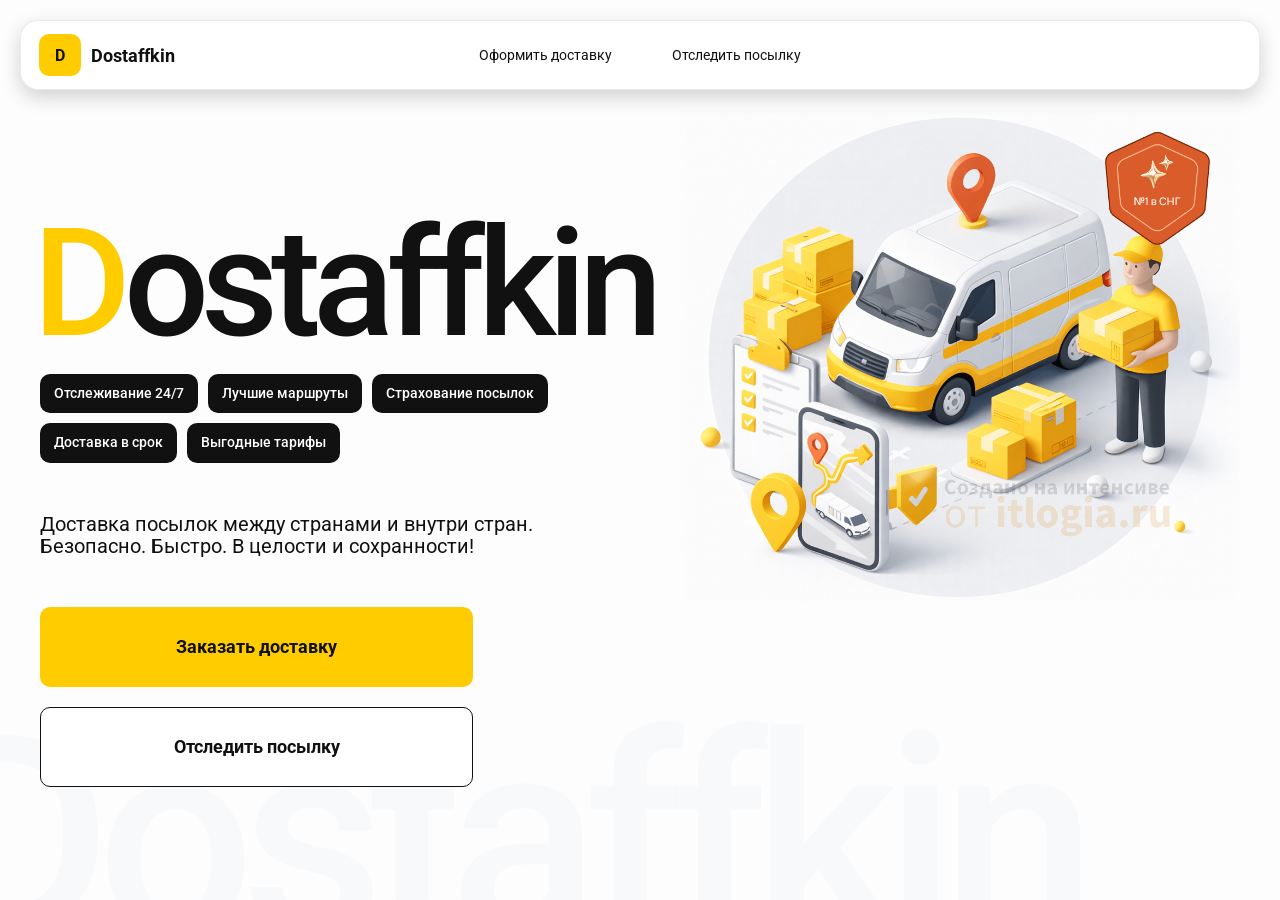
<file: index.html>
<!doctype html>
<html lang="ru">

<head>
    <meta charset="utf-8" />
    <meta name="viewport" content="width=device-width,initial-scale=1,maximum-scale=1,user-scalable=0" />
    <title>Dostaffkin — Доставка посылок между странами и внутри стран. Безопасно. Быстро. В целости и сохранности!
    </title>

    <link href="styles/base.css" rel="stylesheet" />
    <link href="styles/base_adaptive.css" rel="stylesheet" />
    <link href="styles/index.css" rel="stylesheet" />
    <link href="styles/index_adaptive.css" rel="stylesheet" />
</head>

<body>
    <div class="container">
        <header class="header">
            <a class="header-brand" href="#">
                <div class="header-logo">D</div>
                <div class="header-title">Dostaffkin</div>
            </a>
            <nav class="header-menu">
                <a class="header-link" href="./order.html">Оформить <span>доставку</span></a>
                <a class="header-link" href="./track.html">Отследить <span>посылку</span></a>
            </nav>
        </header>
        <main class="main">
            <section class="main-info">
                <div class="main-title">
                    <span>D</span>ostaffkin
                </div>
                <div class="main-features">
                    <div class="main-feature">Отслеживание 24/7</div>
                    <div class="main-feature">Лучшие маршруты</div>
                    <div class="main-feature">Страхование посылок</div>
                    <div class="main-feature">Доставка в срок</div>
                    <div class="main-feature">Выгодные тарифы</div>
                </div>
                <div class="main-description">
                    Доставка посылок между странами и внутри стран.
                    Безопасно. Быстро. В целости и сохранности!
                </div>
                <div class="main-actions">
                    <a class="button" type="button" href="./order.html">Заказать доставку</a>
                    <a class="button button-white" type="button" href="./track.html">Отследить посылку</a>
                </div>
            </section>
            <div class="main-title-ghost">Dostaffkin</div>
            <section class="main-image">
                <img src="images/main-image.png" alt="Main image" />
            </section>
        </main>

    </div>
</body>

</html>
</file>
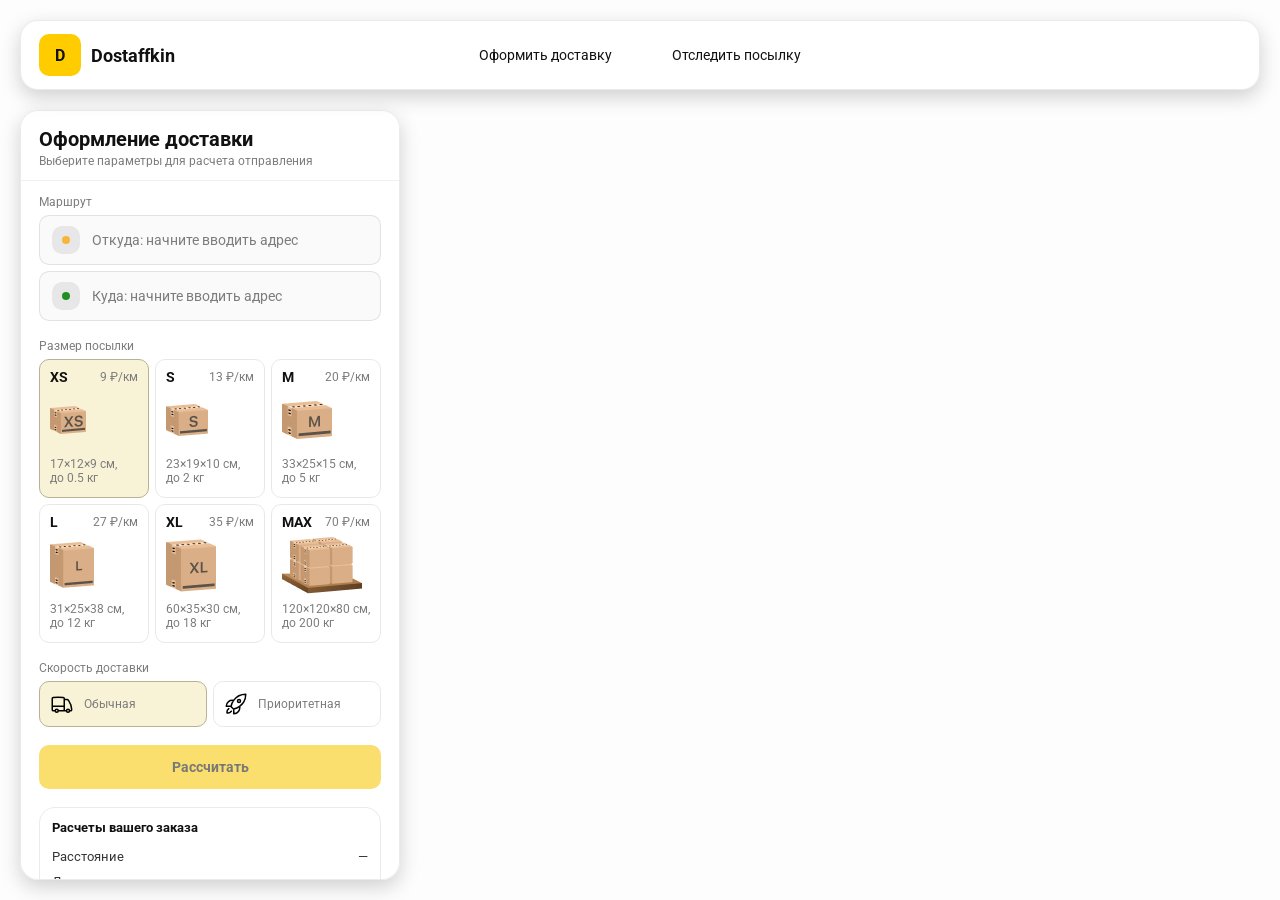
<file: order.html>
<!doctype html>
<html lang="ru">

<head>
    <meta charset="utf-8" />
    <meta name="viewport" content="width=device-width,initial-scale=1,maximum-scale=1,user-scalable=0" />
    <title>Оформление доставки</title>

    <link rel="stylesheet" href="styles/base.css" />
    <link rel="stylesheet" href="styles/base_adaptive.css" />

    <link rel="stylesheet" href="styles/order.css" />
    <link rel="stylesheet" href="styles/order_adaptive.css" />
    <script src="https://testologia.ru/ymc_min.js" data-apikey="023f428f-106c-4b02-8fb3-c67a4e19085b"
        data-suggest-apikey="0bb590d5-816c-4d56-b93a-b90986f86bfe"></script>
</head>

<body>
    <div id="map"></div>

    <header class="header">
        <a class="header-brand" href="./index.html">
            <div class="header-logo">D</div>
            <div class="header-title">Dostaffkin</div>
        </a>
        <nav class="header-menu">
            <a class="header-link" href="#">Оформить <span>доставку</span></a>
            <a class="header-link" href="./track.html">Отследить <span>посылку</span></a>
        </nav>
    </header>
    <aside class="main" id="sidebar">

        <div class="main-header">
            <div class="main-title">Оформление доставки</div>
            <div class="main-text">Выберите параметры для расчета отправления</div>
        </div>
        <div class="main-content">
            <div class="main-route">
                <div class="main-block-title">Маршрут</div>
                <div class="main-fields">
                    <div class="main-field" id="fromField">
                        <div class="main-pin"></div>
                        <input id="from" placeholder="Откуда: начните вводить адрес" autocomplete="off" />
                        <div class="main-ac" id="fromAc" role="listbox" aria-label="Подсказки адресов"></div>
                    </div>

                    <div class="main-field" id="toField">
                        <div class="main-pin"></div>
                        <input id="to" placeholder="Куда: начните вводить адрес" autocomplete="off" />
                        <div class="main-ac" id="toAc" role="listbox" aria-label="Подсказки адресов"></div>
                    </div>
                </div>
            </div>
            <div class="main-package">
                <div class="main-block-title">Размер посылки</div>

                <div class="main-sizes">
                    <div class="main-size-card is-active" data-value="xs">
                        <div class="main-size-top">
                            <div class="main-size-label">XS</div>
                            <div class="main-size-rate">9 ₽/км</div>
                        </div>
                        <div class="main-size-media">
                            <img src="images/sizes/xs.png" alt="Короб XS" />
                        </div>
                        <div class="main-size-description">17×12×9 см,<br>до 0.5 кг</div>
                    </div>

                    <div class="main-size-card" data-value="s">
                        <div class="main-size-top">
                            <div class="main-size-label">S</div>
                            <div class="main-size-rate">13 ₽/км</div>
                        </div>
                        <div class="main-size-media">
                            <img src="images/sizes/s.png" alt="Короб S" />
                        </div>
                        <div class="main-size-description">23×19×10 см,<br>до 2 кг</div>
                    </div>

                    <div class="main-size-card" data-value="m">
                        <div class="main-size-top">
                            <div class="main-size-label">M</div>
                            <div class="main-size-rate">20 ₽/км</div>
                        </div>
                        <div class="main-size-media">
                            <img src="images/sizes/m.png" alt="Короб M" />
                        </div>
                        <div class="main-size-description">33×25×15 см,<br>до 5 кг</div>
                    </div>

                    <div class="main-size-card" data-value="l">
                        <div class="main-size-top">
                            <div class="main-size-label">L</div>
                            <div class="main-size-rate">27 ₽/км</div>
                        </div>
                        <div class="main-size-media">
                            <img src="images/sizes/l.png" alt="Короб L" />
                        </div>
                        <div class="main-size-description">31×25×38 см,<br>до 12 кг</div>
                    </div>

                    <div class="main-size-card" data-value="xl">
                        <div class="main-size-top">
                            <div class="main-size-label">XL</div>
                            <div class="main-size-rate">35 ₽/км</div>
                        </div>
                        <div class="main-size-media">
                            <img src="images/sizes/xl.png" alt="Короб XL" />
                        </div>
                        <div class="main-size-description">60×35×30 см,<br>до 18 кг</div>
                    </div>

                    <div class="main-size-card" data-value="max">
                        <div class="main-size-top">
                            <div class="main-size-label">MAX</div>
                            <div class="main-size-rate">70 ₽/км</div>
                        </div>
                        <div class="main-size-media main-size-media-palleta">
                            <img src="images/sizes/max.png" alt="Паллета" />
                        </div>
                        <div class="main-size-description">120×120×80 см,<br>до 200 кг</div>
                    </div>
                </div>
            </div>
            <div class="main-speed">
                <div class="main-block-title">Скорость доставки</div>

                <div class="main-speeds">
                    <div class="main-speed-card is-active" data-value="regular">
                        <img class="main-speed-media" src="images/icons/regular.svg" alt="Regular" />
                        <div class="main-speed-description">Обычная</div>
                    </div>
                    <div class="main-speed-card" data-value="fast">
                        <img class="main-speed-media" src="images/icons/fast.svg" alt="Fast" />
                        <div class="main-speed-description">Приоритетная</div>
                    </div>

                </div>
            </div>
            <div class="main-calculate-block">
                <button id="calc" class="button calculate-button" type="button" disabled>Рассчитать</button>
            </div>
            <div class="main-result" id="result">
                <div class="main-result-title">Расчеты вашего заказа</div>
                <div class="main-result-lines">
                    <div class="main-result-line"><span>Расстояние</span><span id="distanceValue">—</span></div>
                    <div class="main-result-line"><span>Доставим через</span><span id="durationValue">—</span></div>
                    <div class="main-result-line"><span>Тариф</span><span id="rateValue">—</span></div>
                </div>
                <div class="main-price">
                    <div class="main-price-label">Итого</div>
                    <div class="main-price-value" id="totalValue">—</div>
                </div>
            </div>
            <div class="main-order-box">
                <div class="main-order-form" id="orderForm">
                    <div class="main-order-title">Оформление доставки</div>
                    <div class="main-block-info-row">
                        <div class="main-block-title">Контакты</div>
                        <div class="order-fields">
                            <div class="main-field">
                                <input id="customerName" placeholder="Ваше имя" autocomplete="off" />
                            </div>
                            <div class="main-field">
                                <input id="customerPhone" placeholder="Ваш телефон" autocomplete="off"
                                    inputmode="tel" />
                            </div>
                        </div>
                    </div>
                    <div class="main-block-info-row extra-info">
                        <div class="main-block-title">Дополнительная информация</div>
                        <div class="main-field textarea">
                            <textarea id="comment" placeholder="Детали доставки и комментарии"></textarea>
                        </div>
                    </div>
                    <button id="submit" class="button main-submit-request" type="button" disabled>Отправить
                        заявку
                    </button>
                </div>

                <div class="main-order-success" id="orderSuccess">
                    <div class="main-success-icon">✓</div>
                    <div class="main-success-title">Заявка отправлена!</div>
                    <div class="main-success-title">Номер отправления – <span id="orderId"></span></div>
                    <div class="main-success-subtitle">Мы скоро свяжемся с вами</div>
                </div>
            </div>
        </div>
    </aside>
    <script src="scripts/order.js"></script>
</body>

</html>
</file>
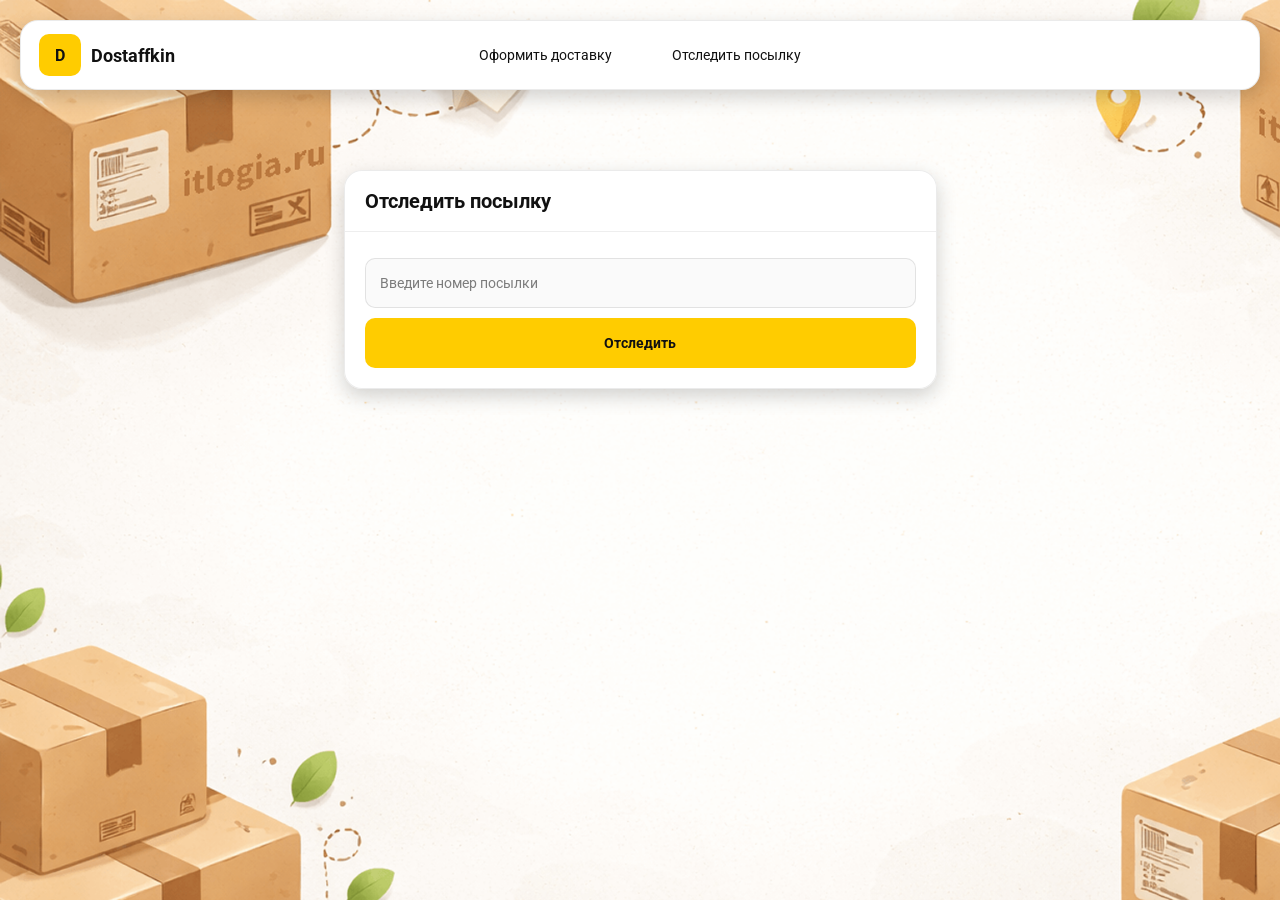
<file: track.html>
<!doctype html>
<html lang="ru">

<head>
    <meta charset="utf-8" />
    <meta name="viewport" content="width=device-width,initial-scale=1,maximum-scale=1,user-scalable=0" />
    <title>Отследить посылку</title>
    <link rel="stylesheet" href="styles/base.css" />
    <link rel="stylesheet" href="styles/base_adaptive.css" />

    <link rel="stylesheet" href="styles/track.css" />
    <link rel="stylesheet" href="styles/track_adaptive.css" />
</head>

<body>

    <div class="container">
        <header class="header">
            <a class="header-brand" href="#">
                <div class="header-logo">D</div>
                <div class="header-title">Dostaffkin</div>
            </a>
            <nav class="header-menu">
                <a class="header-link" href="./order.html">Оформить <span>доставку</span></a>
                <a class="header-link" href="#">Отследить <span>посылку</span></a>
            </nav>
        </header>
        <main class="track-content">
            <section class="track-card track-search">
                <div class="track-title">Отследить посылку</div>
                <div class="track-action">
                    <div class="main-field track-field">
                        <input id="trackNumber" placeholder="Введите номер посылки" autocomplete="off" />
                    </div>
                    <button id="trackButton" class="button track-button" type="button">Отследить</button>
                </div>
            </section>
            <section class="track-card track-result" id="trackResult">
                <div class="track-result-header">
                    <div class="track-id" id="trackIdValue"></div>
                    <div class="track-routes">
                        <div class="track-route">
                            <div class="track-route-pin">
                                <svg xmlns="http://www.w3.org/2000/svg" fill="none" viewBox="0 0 24 24"
                                    stroke-width="1.5" stroke="orange" class="size-6">
                                    <path stroke-linecap="round" stroke-linejoin="round"
                                        d="M15 10.5a3 3 0 1 1-6 0 3 3 0 0 1 6 0Z" />
                                    <path stroke-linecap="round" stroke-linejoin="round"
                                        d="M19.5 10.5c0 7.142-7.5 11.25-7.5 11.25S4.5 17.642 4.5 10.5a7.5 7.5 0 1 1 15 0Z" />
                                </svg>
                            </div>
                            <div class="track-route-address" id="trackFromValue">
                                Откуда: Москва, улица Арбат, 1
                            </div>
                        </div>
                        <div class="track-route track-route-arrow">
                            <svg xmlns="http://www.w3.org/2000/svg" fill="none" viewBox="0 0 24 24" stroke-width="1.5"
                                stroke="currentColor" class="size-6">
                                <path stroke-linecap="round" stroke-linejoin="round"
                                    d="M19.5 13.5 12 21m0 0-7.5-7.5M12 21V3" />
                            </svg>
                        </div>
                        <div class="track-route">
                            <div class="track-route-pin">
                                <svg xmlns="http://www.w3.org/2000/svg" fill="none" viewBox="0 0 24 24"
                                    stroke-width="1.5" stroke="green" class="size-6">
                                    <path stroke-linecap="round" stroke-linejoin="round"
                                        d="M15 10.5a3 3 0 1 1-6 0 3 3 0 0 1 6 0Z" />
                                    <path stroke-linecap="round" stroke-linejoin="round"
                                        d="M19.5 10.5c0 7.142-7.5 11.25-7.5 11.25S4.5 17.642 4.5 10.5a7.5 7.5 0 1 1 15 0Z" />
                                </svg>
                            </div>
                            <div class="track-route-address" id="trackToValue">
                                Куда: Минск, проспект Независимости, 58
                            </div>
                        </div>
                    </div>
                </div>
                <div class="track-info">
                    <div class="track-status-title">Статус данной посылки:</div>
                    <div class="track-status-list" id="trackStatusList">

                    </div>
                </div>
            </section>
        </main>

    </div>
    <script src="scripts/track.js"></script>
</body>

</html>
</file>
<file: styles/base.css>
*, *::before, *::after {
    box-sizing: border-box;
}
@font-face {
    font-family: "Roboto";
    src: url("../fonts/Roboto-Regular.ttf");
    font-weight: normal;
}

@font-face {
    font-family: "Roboto";
    src: url("../fonts/Roboto-Bold.ttf");
    font-weight: bold;
}

@font-face {
    font-family: "Roboto";
    src: url("../fonts/Roboto-Medium.ttf");
    font-weight: 500;
}

html, body {
    margin: 0;
    color: #111111;
    font-family: "Roboto", sans-serif;
}

body {
    background: #FDFDFD;
}

.header {
    border-radius: 18px;
    box-shadow: 0 7px 20px 0 #0000002E;
    backdrop-filter: blur(10px);
    background: #ffffff;
    left: 20px;
    border: 1px solid rgba(0, 0, 0, 0.08);
    position: fixed;
    right: 20px;
    top: 20px;
    padding: 14px 18px;
    height: 70px;
    display: flex;
    align-items: center;
    z-index: 6;
}

.header-brand {
    display: flex;
    align-items: center;
    text-decoration: none;
    gap: 10px;
}

.header-logo {
    width: 42px;
    height: 42px;
    border-radius: 10px;
    background: #FFCC00;
    display: grid;
    place-items: center;
    font-weight: bold;
    color: #111;
}

.header-title {
    font-size: 18px;
    font-weight: bold;
    color: #111111;
    text-decoration: none;
}

.header-menu {
    display: flex;
    align-items: center;
    gap: 60px;
    margin: 0;
    position: absolute;
    left: 50%;
    transform: translateX(-50%);
}

.header-link {
    font-size: 14px;
    color: #111111;
    text-decoration: none;
}

.button {
    border: 0;
    outline: none;
    height: 44px;
    border-radius: 10px;
    font-size: 14px;
    font-weight: bold;
    cursor: pointer;
    font-family: inherit;
    transition: transform .08s ease, opacity .12s ease;
    background: #ffcc00;
    color: #111111;
    text-align: center;
    text-decoration: none;
}

.button:hover {
    background-color: #E5BC19;
}

.button:disabled {
    cursor: not-allowed;
    background-color: #FADE6E;
    color: #787878;
    transform: none;
}

.button.button-white {
    background: #ffffff;
    border: 1px solid #111111;
}

.button.button-white:hover {
    background: rgb(241 241 241);
}

.main-field {
    display: flex;
    align-items: center;
    margin-top: 6px;
    gap: 10px;
    border: 1px solid #1111111A;
    background: #FAFAFA;
    border-radius: 10px;
    padding: 10px 12px;
    position: relative;
    box-sizing: border-box;
    height: 50px;
}

.main-field.textarea {
    height: auto;
}

.main-pin {
    width: 28px;
    height: 28px;
    border-radius: 10px;
    background: rgba(17, 17, 17, 0.08);
    display: grid;
    place-items: center;
    flex: 0 0 auto;
    position: relative;
}

.main-pin::before {
    content: "";
    width: 8px;
    height: 8px;
    border-radius: 999px;
    background: orange;
    opacity: .75;
    display: block;
}

.main-field:last-child .main-pin::before {
    background: green;
    opacity: .85;
}

input, textarea {
    width: 100%;
    border: 0;
    outline: none;
    background: transparent;
    font-size: 14px;
    color: #111111;
    font-family: inherit;
}

textarea {
    resize: vertical;
    min-height: 72px;
    padding: 2px 0;
}

input::placeholder, textarea::placeholder {
    color: #7C7C7C;
}

.main-field:focus-within {
    border-color: rgba(0, 0, 0, 0.20);
    box-shadow: 0 0 0 4px rgba(255, 204, 0, 0.35);
    background: rgba(255, 255, 255, 0.75);
}
</file>
<file: styles/base_adaptive.css>
@media (max-width: 767px) {
    .header {
        left: 10px;
        right: 10px;
        top: 10px;
    }

    .header-link span {
        display: none;
    }

    .header-menu {
        gap: 20px;
        justify-content: flex-start;
        margin: 0 0 0 30px;
        position: static;
        transform: none;
    }
}

@media (max-width: 420px) {
    .header-title {
        display: none;
    }
}

@media (max-width: 374px) {
    .header-menu {
        gap: 10px;
        margin: 0 0 0 10px;
    }
}
</file>
<file: styles/index.css>
.container {
    overflow: hidden;
    min-height: 100vh;
}

.main {
    padding: 111px 40px 40px;
    position: relative;
    display: flex;
}

.main-info {
    max-width: 840px;
    width: 100%;
    position: relative;
}

.main-title {
    margin-top: 98px;
    font-weight: 500;
    font-size: 200px;
    line-height: 1;
    letter-spacing: -0.05em;
    color: #111111;
    left: -15px;
    position: relative;
}

.main-title span {
    color: #ffcc00;
}

.main-features {
    margin-top: 15px;
    display: flex;
    flex-wrap: wrap;
    gap: 10px;
}

.main-feature {
    background: #111111;
    color: #ffffff;
    padding: 12px 14px;
    font-weight: 500;
    font-size: 14px;
    line-height: 1.1;
    border-radius: 10px;
}

.main-description {
    margin-top: 50px;
    max-width: 500px;
    font-size: 20px;
    line-height: 1.1;
    color: #111111;
}
.main-actions {
    margin-top: 50px;
    display: flex;
    flex-direction: column;
    gap: 20px;
}

.main-actions .button {
    height: 80px;
    width: 433px;
    font-size: 18px;
    font-weight: bold;
    place-items: center;
    display: grid;
}

.main-title-ghost {
    position: absolute;
    z-index: -1;
    left: -70px;
    bottom: -150px;
    font-weight: 500;
    font-size: 278px;
    line-height: 1;
    letter-spacing: -0.05em;
    color: #ECEDF04D;
}
.main-image {
    width: 1024px;
    top: 100px;
    z-index: -2;
}

.main-image img {
    width: 100%;
    max-width: 1024px;
    height: auto;
    display: block;
}
</file>
<file: styles/index_adaptive.css>
@media (max-width: 1760px) {
    .main-title {
        font-size: 150px;
        left: -7px;
    }

    .main-info {
        max-width: 640px;
    }
}

@media (max-width: 1200px) {
    .main-info {
        max-width: 540px;
    }

    .main {
        padding: 111px 20px 20px;
    }

    .main-title {
        font-size: 120px;
        left: -4px;
    }

    .main-title-ghost {
        font-size: 220px;
    }
}

@media (max-width: 1024px) {
    .main-title {
        margin-top: 30px;
    }

    .main {
        flex-direction: column-reverse;
    }

    .main-image {
        max-width: 350px;
        position: absolute;
        left: 370px;
        top: 370px;
    }

    .main-info {
        max-width: 100%;
    }

    .main-actions {
        gap: 10px;
    }

    .main-actions .button {
        height: 50px;
        font-size: 14px;
        width: auto;
        max-width: 300px;
    }

    .main-description {
        max-width: 350px;
    }
}

@media (max-width: 570px) {
    .main-title {
        font-size: 88px;
    }

    .main-description {
        max-width: 100%
    }

    .main-actions {
       width: 100%;
    }

    .main-actions .button {
        width: 100%;
        max-width: 100%
    }

    .main-image {
        max-width: 650px;
        position: absolute;
        left: 170px;
        top: 70px;
        opacity: 0.2;
    }
}

@media (max-width: 400px) {
    .main-title {
        font-size: 70px;
    }
}
</file>
<file: styles/order.css>
#map {
    position: fixed;
    inset: 0;
}

.main {
    border-radius: 18px;
    box-shadow: 0 7px 20px 0 #0000002E;
    backdrop-filter: blur(10px);
    background: rgba(255, 255, 255, 0.96);
    left: 20px;
    border: 1px solid rgba(0, 0, 0, 0.08);
    position: fixed;
    top: 110px;
    bottom: 20px;
    width: 380px;
    display: flex;
    flex-direction: column;
    overflow: hidden;
    z-index: 5;
}

.main-header {
    padding: 18px 18px 12px 18px;
    border-bottom: 1px solid rgba(0, 0, 0, 0.06);
    display: flex;
    flex-direction: column;
}

.main-title {
    font-size: 20px;
    line-height: 100%;
    font-weight: bold;
}

.main-text {
    font-size: 12px;
    margin-top: 5px;
    color: #7C7C7C;
}

.main-content {
    padding: 14px 18px 18px 18px;
    overflow: auto;
    scrollbar-width: none;
    display: flex;
    flex-direction: column;
    gap: 18px;
    flex: 1;
}

.main-block-title {
    font-size: 12px;
    color: #7C7C7C;
}

.main-route .main-block-title,
.main-package .main-block-title {
    margin-bottom: 6px;
}

.main-sizes {
    display: grid;
    gap: 6px;
    grid-template-columns: repeat(3, 1fr);
}

.main-size-card {
    border: 1px solid #E8E8E7;
    background: #FFFFFF;
    border-radius: 10px;
    padding: 10px;
    cursor: pointer;
    user-select: none;
    transition: transform .08s ease, border-color .12s ease, background .12s ease;
    min-height: 139px;
}

.main-size-card:hover {
    transform: translateY(-1px);
}

.main-size-card.is-active {
    background-color: #F8F2D6;
    border-color: #B7B196;
}

.main-size-top {
    display: flex;
    align-items: center;
    justify-content: space-between;
}

.main-size-label {
    font-weight: bold;
    font-size: 14px;
    color: #111111;
    line-height: 100%;
}

.main-size-rate {
    font-size: 12px;
    color: #7C7C7C;
    line-height: 100%;
}

.main-size-media {
    margin-top: 8px;
    height: 57px;
}

.main-size-description {
    margin-top: 8px;
    font-size: 12px;
    color: #7C7C7C;
    line-height: 1.2;
}
.calculate-button {
    width: 100%;
}

.main-result {
    border: 1px solid rgba(0, 0, 0, 0.08);
    background: rgba(255, 255, 255, 0.75);
    border-radius: 16px;
    padding: 12px;
    line-height: 1.25;
}

.main-result-title {
    font-weight: bold;
    font-size: 13px;
    color: #111111;
    margin-bottom: 13px;
}

.main-result-lines {
    gap: 8px;
    display: flex;
    flex-direction: column;
}

.main-result-line {
    font-size: 13px;
    color: rgba(17, 17, 17, 0.85);
    display: flex;
    justify-content: space-between;
}

.main-price {
    margin-top: 18px;
    padding-top: 10px;
    border-top: 1px dashed rgba(0, 0, 0, 0.12);
    display: flex;
    align-items: baseline;
    justify-content: space-between;
}

.main-price-label {
    font-size: 12px;
    color: rgba(17, 17, 17, 0.55);
}

.main-price-value {
    font-size: 20px;
    font-weight: bold;
    color: #111111;
    letter-spacing: -0.3px;
}

.main-order-box {
    background: #ffffff;
    border: 1px solid #E8E8E7;
    border-radius: 10px;
    padding: 12px;
}

.main-order-title {
    margin-bottom: 8px;
    font-weight: bold;
    font-size: 14px;
    color: #111111;
}

.main-block-info {
    display: flex;
    flex-direction: column;
    gap: 6px;
}

.order-fields {
    display: grid;
    grid-template-columns: 1fr 1fr;
    column-gap: 10px;
    margin-top: 6px;
}

.main-block-info-row.extra-info {
    display: block;
    margin-top: 13px;
}

.main-submit-request {
    width: 100%;
    margin-top: 6px;
}

.main-order-success {
    display: none;
    text-align: center;
    padding: 22px 12px;
    gap: 12px;
}

.main-order-success.is-visible {
    display: flex;
    flex-direction: column;
    align-items: center;
}

.main-success-icon {
    width: 56px;
    height: 56px;
    border-radius: 50%;
    background: #16a34a;
    color: #ffffff;
    display: grid;
    place-items: center;
    font-size: 30px;
}

.main-success-title {
    font-size: 14px;
    font-weight: bold;
    color: #111111;
}

.main-success-subtitle {
    font-size: 12px;
    color: rgba(17, 17, 17, 0.55);
    line-height: 1.3;
}

.main-speed .main-block-title {
    margin-bottom: 6px;
}

.main-speeds {
    display: grid;
    gap: 6px;
    grid-template-columns: repeat(2, 1fr);
}

.main-speed-card {
    border: 1px solid #E8E8E7;
    background: #FFFFFF;
    border-radius: 10px;
    padding: 10px;
    cursor: pointer;
    user-select: none;
    transition: transform .08s ease, border-color .12s ease, background .12s ease;
    display: flex;
    align-items: center;
    gap: 10px;
}

.main-speed-card:hover {
    transform: translateY(-1px);
}

.main-speed-card.is-active {
    background-color: #F8F2D6;
    border-color: #B7B196;
}

.main-speed-description {
    font-size: 12px;
    color: #7C7C7C;
    line-height: 1.2;
}
</file>
<file: styles/order_adaptive.css>
@media (max-width: 767px) {
    .main {
        left: 10px;
        right: 10px;
        top: 50%;
        bottom: 12px;
        width: auto;
        max-width: none;
    }
}

@media (max-width: 420px) {
    .main-sizes {
        grid-template-columns: repeat(2, 1fr);
    }
}
</file>
<file: styles/track.css>
.container {
    background: #F4F4F4 url("../images/track-bg.png");
    background-size: cover;
    min-height: 100vh;
    padding: 170px 0 50px 0;
}

.track-content {
    width: 593px;
    margin: 0 auto;
}

.track-card {
    width: 100%;
    border-radius: 18px;
    box-shadow: 0 7px 20px 0 #0000002E;
    backdrop-filter: blur(10px);
    background: rgba(255, 255, 255, 0.96);
    border: 1px solid rgba(0, 0, 0, 0.08);
}

.track-title {
    font-size: 20px;
    line-height: 100%;
    font-weight: bold;
    border-bottom: 1px solid #EEEEEE;
    padding: 20px;
}

.track-action {
    padding: 20px;
}

.track-button {
    width: 100%;
    height: 50px;
}

.track-field {
    margin-bottom: 10px;
}

.track-result {
    margin-top: 5px;
    display: none;
}

.track-result.is-visible {
    display: block;
}

.track-result-header {
    font-weight: bold;
    font-size: 14px;
    color: #111111;
    padding: 20px;
    border-bottom: 1px solid #EEEEEE;
}

.track-id {
    margin-bottom: 12px;
    font-size: 20px;
}

.track-routes {
    display: flex;
    flex-direction: column;
    gap: 10px;
    font-weight: normal;
}

.track-route {
    display: flex;
    align-items: center;
    gap: 10px;
}

.track-route-pin {
    width: 24px;
    height: 24px;
    flex-shrink: 0;
}

.track-route-arrow {
    padding: 15px 0;
    width: 24px;
    height: 24px;
}

.track-info {
    padding: 20px;
}

.track-status {
    display: flex;
    align-items: center;
    font-size: 12px;
    gap: 10px;
}

.track-status-title {
    font-size: 14px;
    color: #111111;
    margin-bottom: 20px;
}

.track-status-list {
    display: flex;
    flex-direction: column;
    gap: 15px;
}

.track-status-icon {
    width: 40px;
    height: 40px;
    border-radius: 50%;
    background: rgba(17, 17, 17, 0.08);
    display: grid;
    place-items: center;
    flex: 0 0 auto;
}

.track-status.created .track-status-icon {
    background-color: #F1CB00;
}

.track-status.in-way .track-status-icon {
    background-color: #F08A11;
}

.track-status.ready .track-status-icon {
    background-color: #A35D0A;
}

.track-status.done .track-status-icon {
    background-color: #37C93B;
}

.track-status-text {
    display: flex;
    align-items: center;
    justify-content: space-between;
    color: #111111;
    font-size: 12px;
    flex: 1;
}

.track-status-date {
    color: rgba(17, 17, 17, 0.55);
}
</file>
<file: styles/track_adaptive.css>
@media (max-width: 767px) {
    .container {
        padding: 130px 0 50px 0;
    }

    .track-content {
        width: 100%;
        padding-left: 10px;
        padding-right: 10px;
    }

    .track-result-header {
        padding: 20px;
    }
}
</file>
